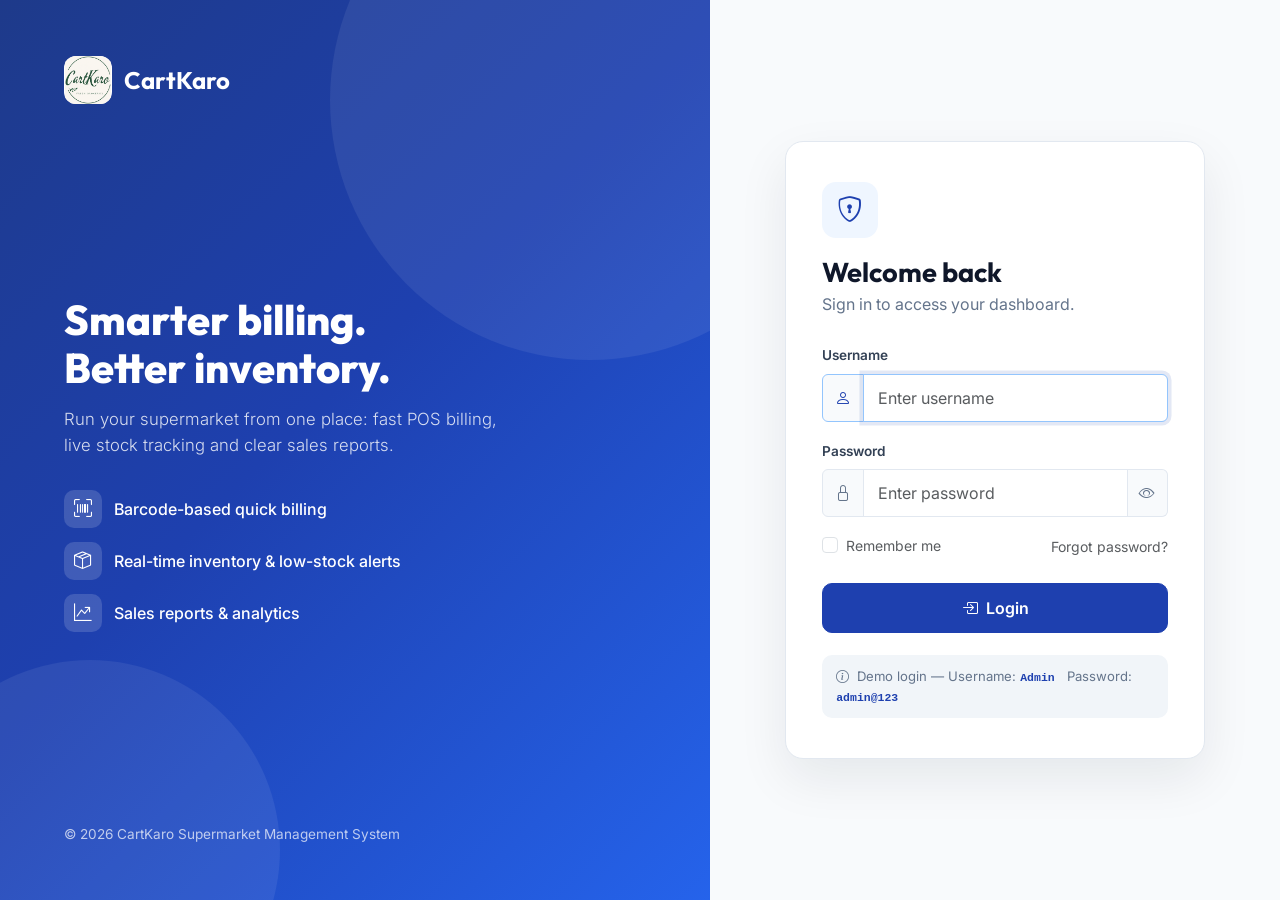
<file: login.html>
<!DOCTYPE html>
<html lang="en">
<head>
  <meta charset="UTF-8">
  <meta name="viewport" content="width=device-width, initial-scale=1.0">
  <title>CartKaro - Login</title>
  <link rel="icon" type="image/png" href="logo.png">

  <link rel="preconnect" href="https://fonts.googleapis.com">
  <link rel="preconnect" href="https://fonts.gstatic.com" crossorigin>
  <link href="https://fonts.googleapis.com/css2?family=Inter:wght@400;500;600;700&family=Outfit:wght@600;700;800&display=swap" rel="stylesheet">
  <link href="https://cdn.jsdelivr.net/npm/bootstrap@5.3.3/dist/css/bootstrap.min.css" rel="stylesheet">
  <link rel="stylesheet" href="https://cdn.jsdelivr.net/npm/bootstrap-icons@1.11.3/font/bootstrap-icons.min.css">

  <style>
    :root {
      --primary: #1e40af;
      --primary-hover: #1d4ed8;
      --text-dark: #0f172a;
      --text-muted: #64748b;
      --border: #e2e8f0;
    }
    * { box-sizing: border-box; }
    body {
      margin: 0;
      min-height: 100vh;
      font-family: 'Inter', -apple-system, "Segoe UI", Roboto, sans-serif;
      color: var(--text-dark);
      background: #f8fafc;
    }
    h1, h2, h3, .brand-title { font-family: 'Outfit', 'Inter', sans-serif; }

    .login-shell { min-height: 100vh; display: flex; }

    /* ---------- Left hero panel ---------- */
    .hero {
      flex: 1.1;
      position: relative;
      overflow: hidden;
      color: #fff;
      padding: 56px 64px;
      display: flex;
      flex-direction: column;
      justify-content: space-between;
      background: linear-gradient(135deg, #1e3a8a 0%, #1e40af 45%, #2563eb 100%);
    }
    .hero::before, .hero::after {
      content: "";
      position: absolute;
      border-radius: 50%;
      background: rgba(255, 255, 255, 0.07);
    }
    .hero::before { width: 520px; height: 520px; top: -160px; right: -140px; }
    .hero::after  { width: 380px; height: 380px; bottom: -140px; left: -100px; }
    .hero > * { position: relative; z-index: 1; }

    .hero-brand { display: flex; align-items: center; gap: 12px; }
    .hero-brand .logo-box {
      width: 48px; height: 48px; border-radius: 12px;
      background: #fff; display: flex; align-items: center; justify-content: center;
      overflow: hidden;
    }
    .hero-brand .logo-box img { width: 100%; height: 100%; object-fit: contain; }
    .hero-brand .logo-box i { font-size: 1.5rem; color: var(--primary); }
    .hero-brand span { font-family: 'Outfit', sans-serif; font-size: 1.5rem; font-weight: 700; }

    .hero h1 { font-size: 2.6rem; font-weight: 800; line-height: 1.15; margin-bottom: 16px; }
    .hero p.lead { color: rgba(255,255,255,0.82); font-size: 1.05rem; max-width: 460px; }

    .feature-list { list-style: none; padding: 0; margin: 32px 0 0; display: grid; gap: 14px; }
    .feature-list li { display: flex; align-items: center; gap: 12px; font-weight: 500; }
    .feature-list .ico {
      width: 38px; height: 38px; border-radius: 10px;
      background: rgba(255,255,255,0.15);
      display: flex; align-items: center; justify-content: center;
      font-size: 1.1rem;
    }
    .hero-foot { font-size: 0.85rem; color: rgba(255,255,255,0.7); }

    /* ---------- Right form panel ---------- */
    .form-side {
      flex: 1;
      display: flex;
      align-items: center;
      justify-content: center;
      padding: 32px 20px;
    }
    .login-card {
      width: 100%;
      max-width: 420px;
      background: #fff;
      border: 1px solid var(--border);
      border-radius: 18px;
      padding: 40px 36px;
      box-shadow: 0 20px 50px rgba(15, 23, 42, 0.08);
    }
    .login-card .badge-icon {
      width: 56px; height: 56px; border-radius: 14px;
      background: #eff6ff; color: var(--primary);
      display: flex; align-items: center; justify-content: center;
      font-size: 1.6rem; margin-bottom: 18px;
    }
    .login-card h2 { font-weight: 700; font-size: 1.7rem; margin-bottom: 4px; }
    .login-card .sub { color: var(--text-muted); margin-bottom: 26px; }

    .form-label { font-weight: 600; font-size: 0.85rem; color: #334155; }
    .input-group-text {
      background: #f8fafc; border-color: var(--border); color: var(--text-muted);
    }
    .form-control { border-color: var(--border); padding: 11px 14px; }
    .form-control:focus {
      border-color: #93c5fd;
      box-shadow: 0 0 0 0.22rem rgba(30, 64, 175, 0.12);
    }
    .input-group:focus-within .input-group-text { border-color: #93c5fd; color: var(--primary); }
    .toggle-pass { cursor: pointer; border-left: 0; }

    .btn-login {
      background: var(--primary); border-color: var(--primary); color: #fff;
      font-weight: 600; padding: 12px; border-radius: 10px;
      transition: all .2s ease;
    }
    .btn-login:hover { background: var(--primary-hover); border-color: var(--primary-hover); color: #fff; transform: translateY(-1px); box-shadow: 0 8px 18px rgba(30, 64, 175, 0.25); }
    .btn-login:disabled { opacity: .8; transform: none; box-shadow: none; }

    .error-box {
      display: none;
      background: #fef2f2; border: 1px solid #fecaca; color: #b91c1c;
      border-radius: 10px; padding: 10px 14px; font-size: 0.88rem; margin-bottom: 16px;
    }
    .error-box.show { display: flex; align-items: center; gap: 8px; animation: shake .35s; }
    @keyframes shake {
      0%, 100% { transform: translateX(0); }
      25% { transform: translateX(-6px); }
      75% { transform: translateX(6px); }
    }

    .hint {
      margin-top: 22px; padding: 12px 14px; border-radius: 10px;
      background: #f1f5f9; color: var(--text-muted); font-size: 0.82rem;
    }
    .hint code { color: var(--primary); font-weight: 600; background: transparent; }

    @media (max-width: 991.98px) {
      .hero { display: none; }
      .form-side { background: linear-gradient(180deg, #eff6ff, #f8fafc); }
    }
  </style>
</head>
<body>
  <div class="login-shell">

    <!-- Hero / branding -->
    <section class="hero">
      <div class="hero-brand">
        <div class="logo-box">
          <img src="logo.png" alt="CartKaro" onerror="this.style.display='none'; this.nextElementSibling.style.display='block';">
          <i class="bi bi-cart3" style="display:none;"></i>
        </div>
        <span>CartKaro</span>
      </div>

      <div>
        <h1>Smarter billing.<br>Better inventory.</h1>
        <p class="lead">Run your supermarket from one place: fast POS billing, live stock tracking and clear sales reports.</p>
        <ul class="feature-list">
          <li><span class="ico"><i class="bi bi-upc-scan"></i></span> Barcode-based quick billing</li>
          <li><span class="ico"><i class="bi bi-box-seam"></i></span> Real-time inventory &amp; low-stock alerts</li>
          <li><span class="ico"><i class="bi bi-graph-up-arrow"></i></span> Sales reports &amp; analytics</li>
        </ul>
      </div>

      <div class="hero-foot">&copy; <span id="year"></span> CartKaro Supermarket Management System</div>
    </section>

    <!-- Login form -->
    <section class="form-side">
      <div class="login-card">
        <div class="badge-icon"><i class="bi bi-shield-lock"></i></div>
        <h2>Welcome back</h2>
        <p class="sub">Sign in to access your dashboard.</p>

        <div class="error-box" id="error-box" role="alert">
          <i class="bi bi-exclamation-circle-fill"></i>
          <span id="error-text">Invalid username or password.</span>
        </div>

        <form id="login-form" novalidate>
          <div class="mb-3">
            <label for="username" class="form-label">Username</label>
            <div class="input-group">
              <span class="input-group-text"><i class="bi bi-person"></i></span>
              <input type="text" class="form-control" id="username" placeholder="Enter username" autocomplete="username" autofocus>
            </div>
          </div>

          <div class="mb-3">
            <label for="password" class="form-label">Password</label>
            <div class="input-group">
              <span class="input-group-text"><i class="bi bi-lock"></i></span>
              <input type="password" class="form-control" id="password" placeholder="Enter password" autocomplete="current-password">
              <span class="input-group-text toggle-pass" id="toggle-pass" title="Show / hide password">
                <i class="bi bi-eye" id="toggle-icon"></i>
              </span>
            </div>
          </div>

          <div class="d-flex justify-content-between align-items-center mb-4">
            <div class="form-check">
              <input class="form-check-input" type="checkbox" id="remember">
              <label class="form-check-label small text-muted" for="remember">Remember me</label>
            </div>
            <span class="small text-muted">Forgot password?</span>
          </div>

          <button type="submit" class="btn btn-login w-100" id="login-btn">
            <span id="login-btn-text"><i class="bi bi-box-arrow-in-right me-2"></i>Login</span>
          </button>
        </form>

        <div class="hint">
          <i class="bi bi-info-circle me-1"></i>
          Demo login &mdash; Username: <code>Admin</code> &nbsp; Password: <code>admin@123</code>
        </div>
      </div>
    </section>
  </div>

  <script>
    // ---- Dummy credentials (frontend demo only, NOT real security) ----
    const DEMO_USER = 'Admin';
    const DEMO_PASS = 'admin@123';
    const REDIRECT_TO = 'index.html';

    document.getElementById('year').textContent = new Date().getFullYear();

    const form = document.getElementById('login-form');
    const userEl = document.getElementById('username');
    const passEl = document.getElementById('password');
    const errBox = document.getElementById('error-box');
    const errText = document.getElementById('error-text');
    const btn = document.getElementById('login-btn');
    const btnText = document.getElementById('login-btn-text');

    // Already logged in? Skip straight to the app.
    if (sessionStorage.getItem('cartkaro_logged_in') === 'true' ||
        localStorage.getItem('cartkaro_logged_in') === 'true') {
      window.location.replace(REDIRECT_TO);
    }

    // Show / hide password
    document.getElementById('toggle-pass').addEventListener('click', () => {
      const show = passEl.type === 'password';
      passEl.type = show ? 'text' : 'password';
      document.getElementById('toggle-icon').className = show ? 'bi bi-eye-slash' : 'bi bi-eye';
    });

    function showError(msg) {
      errText.textContent = msg;
      errBox.classList.remove('show');
      void errBox.offsetWidth; // restart shake animation
      errBox.classList.add('show');
    }

    form.addEventListener('submit', e => {
      e.preventDefault();
      errBox.classList.remove('show');

      const user = userEl.value.trim();
      const pass = passEl.value;

      if (!user || !pass) {
        showError('Please enter both username and password.');
        return;
      }
      if (user !== DEMO_USER || pass !== DEMO_PASS) {
        showError('Invalid username or password.');
        passEl.value = '';
        passEl.focus();
        return;
      }

      // Success
      btn.disabled = true;
      btnText.innerHTML = '<span class="spinner-border spinner-border-sm me-2"></span>Signing in...';

      const store = document.getElementById('remember').checked ? localStorage : sessionStorage;
      store.setItem('cartkaro_logged_in', 'true');
      store.setItem('cartkaro_user', DEMO_USER);

      setTimeout(() => window.location.href = REDIRECT_TO, 700);
    });
  </script>
</body>
</html>
</file>
